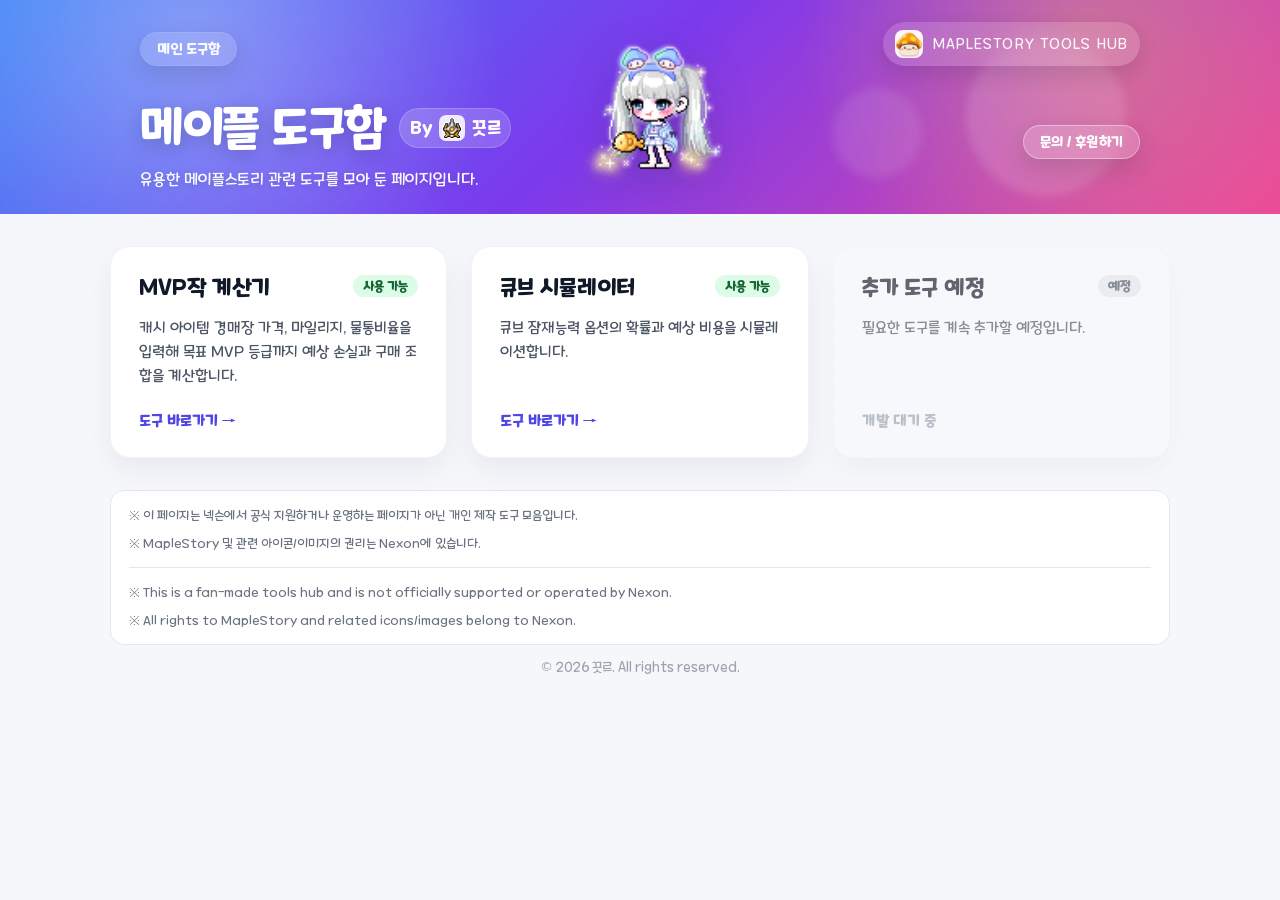
<file: index.html>
<!DOCTYPE html>
<html lang="ko">

<head>
  <meta charset="UTF-8" />
  <meta name="viewport" content="width=device-width, initial-scale=1.0" />
  <title>메이플 도구함</title>
  <link rel="icon" type="image/jpeg" href="assets/favicon/favicon.jpg" />
  <link rel="stylesheet" href="css/styles.css" />
</head>

<body>
  <header class="hero">
    <div class="hero-bg-orb orb-one"></div>
    <div class="hero-bg-orb orb-two"></div>

    <div class="hero-content">
      <div class="hero-top-row">
        <div class="hero-nav-pill">메인 도구함</div>

        <div class="eyebrow brand-line">
          <img src="assets/brand/maple_logo.jpg" alt="MapleStory logo" class="brand-icon" />
          <span>MapleStory Tools Hub</span>
        </div>
      </div>

      <div class="hero-main-row">
        <div class="hero-text-block">
          <div class="hero-title-row">
            <h1>메이플 도구함</h1>
            <span class="creator">
              By
              <img src="assets/brand/elysium.png" alt="Elysium server icon" class="server-icon" />
              끗르
            </span>
          </div>

          <p class="subtitle">
            유용한 메이플스토리 관련 도구를 모아 둔 페이지입니다.
          </p>
        </div>

        <img src="assets/brand/character-cropped.png" alt="끗르 캐릭터" class="hero-character" />

        <div class="hero-side-block">
          <div class="support-menu-wrap">
            <button id="supportMenuBtn" class="support-button" type="button" aria-expanded="false"
              aria-controls="supportMenu">
              문의 / 후원하기
            </button>

            <!-- Replace these support links with the real Open KakaoTalk and PayPal URLs. -->
            <div id="supportMenu" class="support-menu" hidden>
              <a href="https://open.kakao.com/o/ssNHeD5d" target="_blank" rel="noopener noreferrer">오픈카톡</a>
              <a href="https://paypal.me/daey1" target="_blank" rel="noopener noreferrer">PayPal</a>
            </div>
          </div>
        </div>
      </div>
    </div>
  </header>

  <main class="container">
    <div class="hub-grid">
      <!-- Card 1: MVP작 계산기 -->
      <a href="mvp-calculator.html" class="hub-card">
        <div>
          <div class="hub-card-header">
            <h2 class="hub-card-title">MVP작 계산기</h2>
            <span class="hub-card-badge badge-active">사용 가능</span>
          </div>
          <p class="hub-card-desc">
            캐시 아이템 경매장 가격, 마일리지, 물통비율을 입력해 목표 MVP 등급까지 예상 손실과 구매 조합을 계산합니다.
          </p>
        </div>
        <div class="hub-card-footer">
          도구 바로가기 →
        </div>
      </a>

      <!-- Card 2: 큐브 시뮬레이터 -->
      <a href="cube-simulator.html" class="hub-card">
        <div>
          <div class="hub-card-header">
            <h2 class="hub-card-title">큐브 시뮬레이터</h2>
            <span class="hub-card-badge badge-active">사용 가능</span>
          </div>
          <p class="hub-card-desc">
            큐브 잠재능력 옵션의 확률과 예상 비용을 시뮬레이션합니다.
          </p>
        </div>
        <div class="hub-card-footer">
          도구 바로가기 →
        </div>
      </a>

      <!-- Card 3: 추가 도구 예정 -->
      <div class="hub-card disabled">
        <div>
          <div class="hub-card-header">
            <h2 class="hub-card-title">추가 도구 예정</h2>
            <span class="hub-card-badge badge-placeholder">예정</span>
          </div>
          <p class="hub-card-desc">
            필요한 도구를 계속 추가할 예정입니다.
          </p>
        </div>
        <div class="hub-card-footer">
          개발 대기 중
        </div>
      </div>
    </div>
  </main>

  <footer class="footer page-footer">
    <div class="footer-notices">
      <div class="footer-notices-ko">
        <p>※ 이 페이지는 넥슨에서 공식 지원하거나 운영하는 페이지가 아닌 개인 제작 도구 모음입니다.</p>
        <p>※ MapleStory 및 관련 아이콘/이미지의 권리는 Nexon에 있습니다.</p>
      </div>

      <hr class="footer-divider" />

      <div class="footer-notices-en">
        <p>※ This is a fan-made tools hub and is not officially supported or operated by Nexon.</p>
        <p>※ All rights to MapleStory and related icons/images belong to Nexon.</p>
      </div>
    </div>

    <div class="footer-copy">
      <p>© 2026 끗르. All rights reserved.</p>
    </div>
  </footer>
  <script>
    document.addEventListener("DOMContentLoaded", () => {
      const supportMenuBtn = document.getElementById("supportMenuBtn");
      const supportMenu = document.getElementById("supportMenu");

      if (supportMenuBtn && supportMenu) {
        const closeMenu = () => {
          supportMenu.hidden = true;
          supportMenuBtn.setAttribute("aria-expanded", "false");
        };

        supportMenuBtn.addEventListener("click", (e) => {
          e.stopPropagation();
          const isHidden = supportMenu.hidden;
          supportMenu.hidden = !isHidden;
          supportMenuBtn.setAttribute("aria-expanded", isHidden ? "true" : "false");
        });

        // Close on clicking outside
        document.addEventListener("click", (e) => {
          if (!supportMenuBtn.contains(e.target) && !supportMenu.contains(e.target)) {
            closeMenu();
          }
        });

        // Close on Escape key
        document.addEventListener("keydown", (e) => {
          if (e.key === "Escape") {
            closeMenu();
          }
        });
      }
    });
  </script>
</body>

</html>
</file>
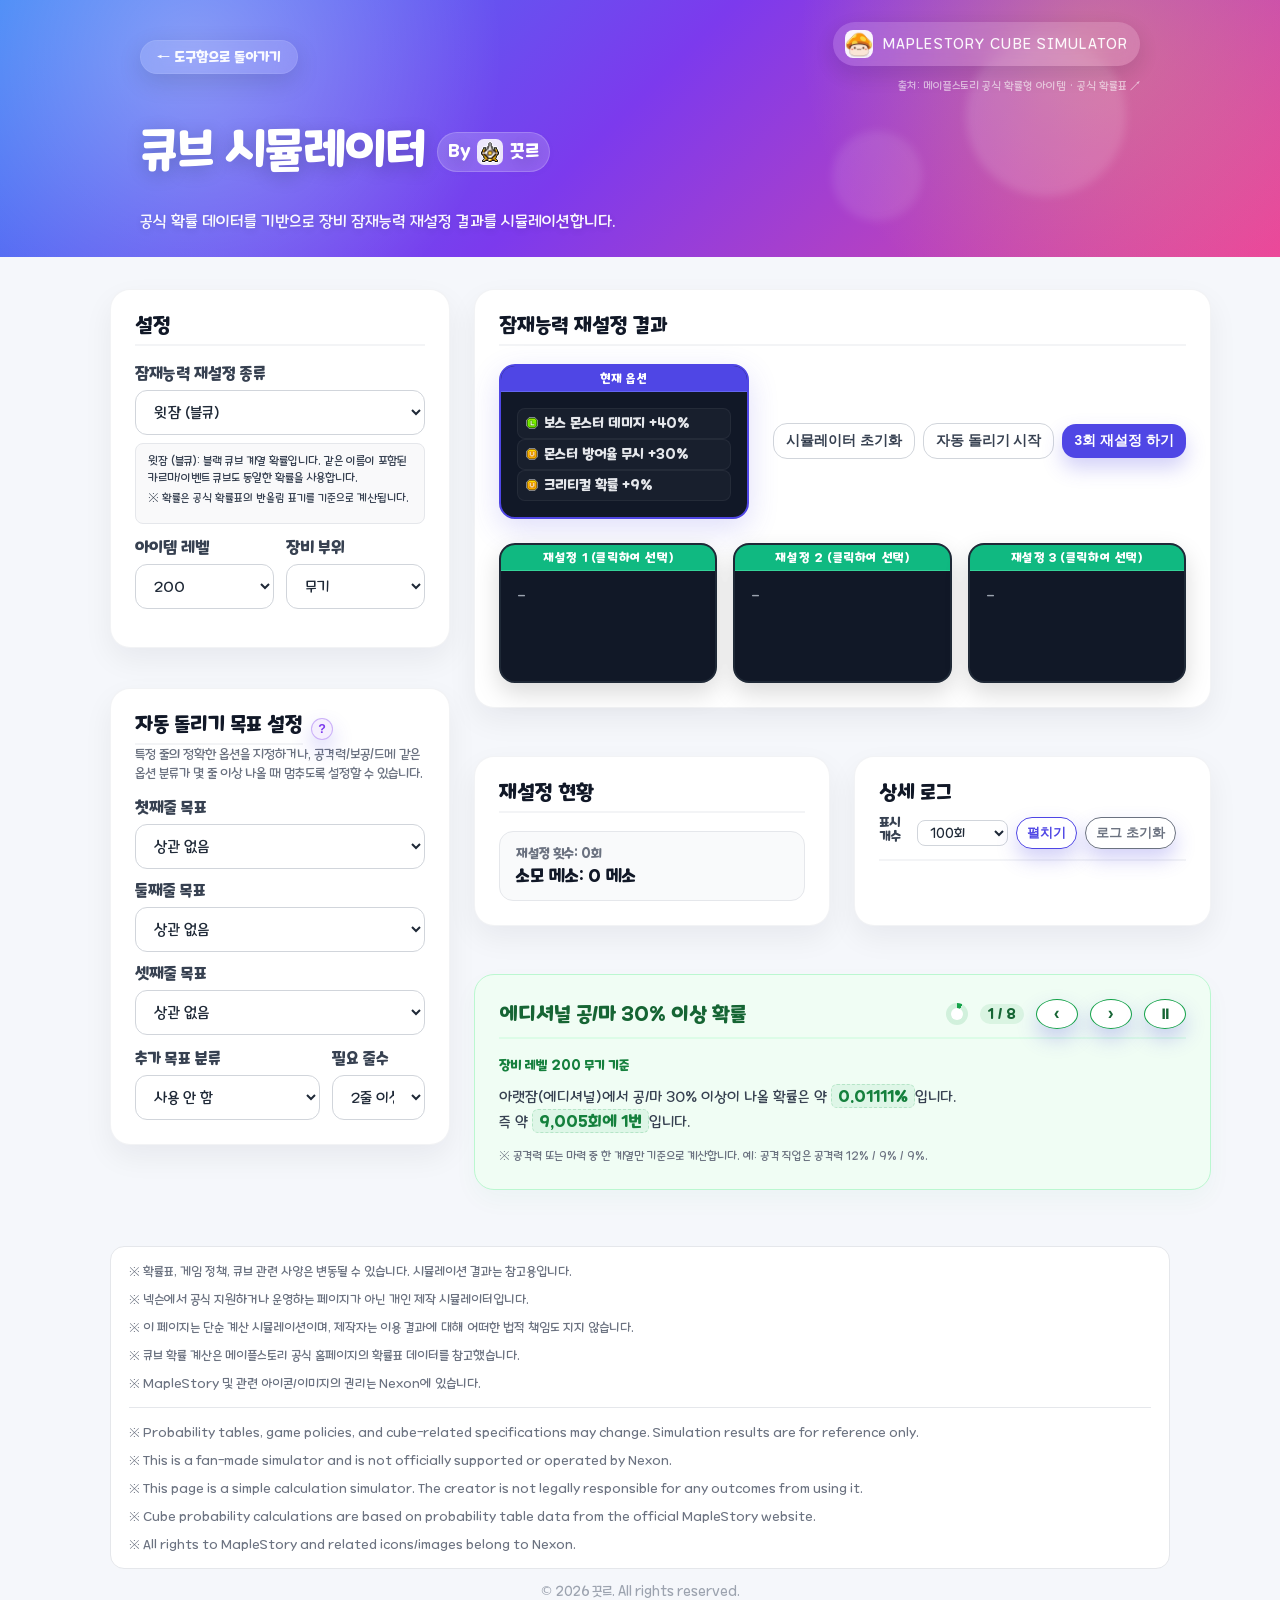
<file: cube-simulator.html>
<!DOCTYPE html>
<html lang="ko">

<head>
  <meta charset="UTF-8" />
  <meta name="viewport" content="width=device-width, initial-scale=1.0" />
  <title>큐브 시뮬레이터</title>
  <link rel="icon" type="image/jpeg" href="assets/favicon/favicon.jpg" />
  <link rel="stylesheet" href="css/styles.css" />
</head>

<body>
  <header class="hero">
    <div class="hero-bg-orb orb-one"></div>
    <div class="hero-bg-orb orb-two"></div>

    <div class="hero-content">
      <div class="hero-top-row">
        <a class="hero-nav-pill back-link" href="index.html">← 도구함으로 돌아가기</a>

        <div style="display: flex; flex-direction: column; align-items: flex-end;">
          <div class="eyebrow brand-line">
            <img src="assets/brand/maple_logo.jpg" alt="MapleStory logo" class="brand-icon" />
            <span>MapleStory Cube Simulator</span>
          </div>
          <a class="hero-source-link" href="https://maplestory.nexon.com/Guide/OtherProbability/cube/black"
            target="_blank" rel="noopener noreferrer">
            출처: 메이플스토리 공식 확률형 아이템 · 공식 확률표 ↗
          </a>
        </div>
      </div>

      <h1>
        큐브 시뮬레이터
        <span class="creator">
          By
          <img src="assets/brand/elysium.png" alt="Elysium server icon" class="server-icon" />
          끗르
        </span>
      </h1>

      <p class="subtitle">
        공식 확률 데이터를 기반으로 장비 잠재능력 재설정 결과를 시뮬레이션합니다.
      </p>
    </div>
  </header>

  <main class="container">
    <!-- 에러 메시지 표시 영역 -->
    <div id="cubeStatusMessage" style="display: none;"></div>

    <div class="cube-layout">
      <!-- 사이드바: 설정 영역 -->
      <div class="cube-control-grid">
        <section class="cube-sim-card">
          <h2>설정</h2>

          <div class="cube-control-row" style="grid-template-columns: 1fr; margin-bottom: 14px;">
            <label>
              <span>잠재능력 재설정 종류</span>
              <select id="cubeTypeSelect" class="select-input">
                <option value="5062010">윗잠 (블큐)</option>
                <option value="2711004">윗잠 (명큐 / 골큐)</option>
                <option value="5062500">아랫잠 (에디셔널)</option>
              </select>
              <div id="cubeHelperText" class="cube-helper-text"></div>
            </label>
          </div>

          <div class="cube-control-row" style="margin-bottom: 14px;">
            <label>
              <span>아이템 레벨</span>
              <select id="itemLevel" class="select-input">
                <option value="100">100</option>
                <option value="120">120</option>
                <option value="130">130</option>
                <option value="140">140</option>
                <option value="150">150</option>
                <option value="160">160</option>
                <option value="200" selected>200</option>
                <option value="250">250</option>
              </select>
            </label>

            <label>
              <span>장비 부위</span>
              <select id="partsType" class="select-input">
                <option value="1">무기</option>
                <option value="2">엠블렘</option>
                <option value="3">보조무기</option>
                <option value="4">포스실드/소울링</option>
                <option value="5">방패</option>
                <option value="6">모자</option>
                <option value="7">상의</option>
                <option value="8">한벌옷</option>
                <option value="9">하의</option>
                <option value="10">신발</option>
                <option value="11">장갑</option>
                <option value="12">망토</option>
                <option value="13">벨트</option>
                <option value="14">어깨장식</option>
                <option value="15">얼굴장식</option>
                <option value="16">눈장식</option>
                <option value="17">귀고리</option>
                <option value="18">반지</option>
                <option value="19">펜던트</option>
                <option value="20">기계심장</option>
              </select>
            </label>
          </div>
        </section>

        <!-- 자동 돌리기 설정 카드 -->
        <section class="cube-sim-card">
          <div class="goal-title-row">
            <h2>자동 돌리기 목표 설정</h2>
            <button id="goalHelpBtn" class="goal-help-button" type="button" aria-label="자동 돌리기 목표 설정 도움말"
              aria-expanded="false">
              ?
            </button>
            <div id="goalHelpPopover" class="goal-help-popover" role="tooltip">
              <div class="goal-help-popover-title">💡 목표 설정 방식 도움말</div>
              <p>
                <strong>정확한 줄 목표</strong>와 <strong>추가 목표 분류</strong>는 <strong>함께</strong> 적용됩니다.<br />
                즉, 설정한 조건을 전부 만족해야 자동 돌리기가 멈춥니다.
              </p>
              <div class="goal-help-example">
                <strong>예시 1) 공12 / 공12 / 공12 만 원할 때</strong>
                <ul>
                  <li>첫째줄: <span>공격력 +12%</span></li>
                  <li>둘째줄: <span>공격력 +12%</span></li>
                  <li>셋째줄: <span>공격력 +12%</span></li>
                  <li>추가 목표 분류: <span>사용 안 함</span></li>
                </ul>
              </div>
              <div class="goal-help-example">
                <strong>예시 2) 공12 / 공9 / 공9 이상을 원할 때</strong>
                <ul>
                  <li>첫째줄: <span>공격력 +12%</span></li>
                  <li>둘째줄: <span>상관 없음</span></li>
                  <li>셋째줄: <span>상관 없음</span></li>
                  <li>추가 목표 분류: <span>공격력 %</span></li>
                  <li>필요 줄수: <span>3줄</span></li>
                </ul>
              </div>
              <div class="goal-help-popover-note">
                즉, 공30% 이상을 원한다면 “첫째줄 공12 + 공격력% 3줄”로 설정하세요.
              </div>
            </div>
          </div>
          <p style="color: #6b7280; font-size: 13px; margin: -8px 0 16px; line-height: 1.45;">
            특정 줄의 정확한 옵션을 지정하거나, 공격력/보공/드메 같은 옵션 분류가 몇 줄 이상 나올 때 멈추도록 설정할 수 있습니다.
          </p>

          <div class="cube-control-row goal-line-grid" style="margin-bottom: 14px;">
            <label>
              <span>첫째줄 목표</span>
              <select id="goalLine1" class="select-input">
                <option value="">상관 없음</option>
              </select>
            </label>
            <label>
              <span>둘째줄 목표</span>
              <select id="goalLine2" class="select-input">
                <option value="">상관 없음</option>
              </select>
            </label>
            <label>
              <span>셋째줄 목표</span>
              <select id="goalLine3" class="select-input">
                <option value="">상관 없음</option>
              </select>
            </label>
          </div>

          <div class="cube-control-row goal-category-grid">
            <label>
              <span>추가 목표 분류</span>
              <select id="goalCategory" class="select-input">
                <option value="">사용 안 함</option>
                <option value="attackPercent">공격력 %</option>
                <option value="magicPercent">마력 %</option>
                <option value="bossDamage">보스 데미지</option>
                <option value="ignoreDefense">방어율 무시</option>
                <option value="critDamage">크리티컬 데미지</option>
                <option value="cooldownReduction">쿨타임 감소</option>
                <option value="itemDrop">아이템 드롭률</option>
                <option value="mesoAcquisition">메소 획득량</option>
                <option value="strPercent">STR %</option>
                <option value="dexPercent">DEX %</option>
                <option value="intPercent">INT %</option>
                <option value="lukPercent">LUK %</option>
                <option value="allStatPercent">올스탯 %</option>
              </select>
            </label>

            <label>
              <span>필요 줄수</span>
              <select id="goalCategoryCount" class="select-input">
                <option value="1">1줄 이상</option>
                <option value="2" selected>2줄 이상</option>
                <option value="3">3줄</option>
              </select>
            </label>
          </div>
        </section>
      </div>

      <!-- 메인 화면: 옵션 결과 및 통계 -->
      <div class="cube-control-grid" style="gap: 24px;">
        <section class="cube-sim-card">
          <h2>잠재능력 재설정 결과</h2>

          <!-- Top Row: Current Option and action buttons -->
          <div class="cube-result-header-row">
            <!-- 현재 옵션 -->
            <div class="cube-option-box current cube-current-option-card" id="box-current">
              <div class="cube-option-title">현재 옵션</div>
              <div class="cube-option-inner">
                <div id="lines-current"></div>
              </div>
            </div>

            <!-- 액션 버튼들 -->
            <div class="cube-action-row">
              <button class="btn secondary" id="resetBtn">시뮬레이터 초기화</button>
              <button class="btn secondary" id="autoRollBtn">자동 돌리기 시작</button>
              <button class="btn" id="rollBtn">3회 재설정 하기</button>
            </div>
          </div>

          <!-- Bottom Row: Candidate resets -->
          <div class="cube-candidate-grid">
            <!-- 후보 1 -->
            <div class="cube-option-box candidate cube-candidate-card" id="box-roll1" data-choice="1">
              <div class="cube-option-title">재설정 1 (클릭하여 선택)</div>
              <div class="cube-option-inner">
                <div id="lines-roll1"></div>
              </div>
            </div>

            <!-- 후보 2 -->
            <div class="cube-option-box candidate cube-candidate-card" id="box-roll2" data-choice="2">
              <div class="cube-option-title">재설정 2 (클릭하여 선택)</div>
              <div class="cube-option-inner">
                <div id="lines-roll2"></div>
              </div>
            </div>

            <!-- 후보 3 -->
            <div class="cube-option-box candidate cube-candidate-card" id="box-roll3" data-choice="3">
              <div class="cube-option-title">재설정 3 (클릭하여 선택)</div>
              <div class="cube-option-inner">
                <div id="lines-roll3"></div>
              </div>
            </div>
          </div>
        </section>

        <!-- 통계 및 로그 -->
        <div class="cube-status-log-grid">
          <!-- 재설정 현황 -->
          <section class="cube-sim-card" style="margin-bottom: 0; height: 100%;">
            <h2>재설정 현황</h2>
            <div class="cube-stats-grid">
              <div class="cube-stat-box">
                <div class="cube-stat-label" id="rollCountTag">재설정 횟수: 0회</div>
                <div class="cube-stat-value" id="mesoTag">소모 메소: 0 메소</div>
                <div id="azmosTag"
                  style="display: none; color: #6b7280; font-size: 13px; margin-top: 8px; font-weight: 700;">아즈모스 협곡
                  1만점: 0주 분량</div>
              </div>
            </div>

            <div id="cubeStatusMsg" class="cube-status-message" style="display: none;"></div>
          </section>

          <!-- 상세 로그 -->
          <section class="cube-sim-card" style="margin-bottom: 0; height: 100%;">
            <div class="cube-log-header">
              <h2 class="cube-log-title">상세 로그</h2>
              <div class="cube-log-controls">
                <label class="log-limit-control">
                  <span>표시 개수</span>
                  <select id="logLimitSelect" class="select-input compact-select">
                    <option value="10">10회</option>
                    <option value="50">50회</option>
                    <option value="100" selected>100회</option>
                    <option value="200">200회</option>
                  </select>
                </label>
                <button class="log-toggle-button" id="toggleLogBtn">펼치기</button>
                <button class="log-clear-button" id="clearLogBtn">로그 초기화</button>
              </div>
            </div>
            <div class="cube-log" id="log" style="display: none;"></div>
          </section>
        </div>

        <!-- 리빙 포인트 정보 카드 -->
        <section class="cube-sim-card living-tip-card" id="livingTipCard" style="margin-top: 24px;">
          <div class="living-tip-header">
            <h2 class="living-tip-title" id="livingTipTitle">리빙 포인트</h2>
            <div class="living-tip-controls">
              <div class="living-tip-progress" id="tipProgressCircle" aria-label="다음 팁까지 남은 시간">
                <span class="living-tip-progress-dot"></span>
              </div>
              <span class="living-tip-index" id="tipIndexLabel">1 / 8</span>
              <button class="living-tip-nav-button" id="tipPrevBtn" type="button" title="이전 팁">‹</button>
              <button class="living-tip-nav-button" id="tipNextBtn" type="button" title="다음 팁">›</button>
              <button class="living-tip-pause-button" id="tipPauseBtn" type="button" title="자동 재생 일시정지"
                aria-label="자동 재생 일시정지">⏸</button>
            </div>
          </div>
          <div class="living-tip-body" id="livingTipBody">
            확률 데이터를 불러오는 중입니다...
          </div>
        </section>

      </div>
    </div>
  </main>

  <footer class="footer page-footer">
    <div class="footer-notices">
      <div class="footer-notices-ko">
        <p>※ 확률표, 게임 정책, 큐브 관련 사양은 변동될 수 있습니다. 시뮬레이션 결과는 참고용입니다.</p>
        <p>※ 넥슨에서 공식 지원하거나 운영하는 페이지가 아닌 개인 제작 시뮬레이터입니다.</p>
        <p>※ 이 페이지는 단순 계산 시뮬레이션이며, 제작자는 이용 결과에 대해 어떠한 법적 책임도 지지 않습니다.</p>
        <p>※ 큐브 확률 계산은 메이플스토리 공식 홈페이지의 확률표 데이터를 참고했습니다.</p>
        <p>※ MapleStory 및 관련 아이콘/이미지의 권리는 Nexon에 있습니다.</p>
      </div>

      <hr class="footer-divider" />

      <div class="footer-notices-en">
        <p>※ Probability tables, game policies, and cube-related specifications may change. Simulation results are for reference only.</p>
        <p>※ This is a fan-made simulator and is not officially supported or operated by Nexon.</p>
        <p>※ This page is a simple calculation simulator. The creator is not legally responsible for any outcomes from using it.</p>
        <p>※ Cube probability calculations are based on probability table data from the official MapleStory website.</p>
        <p>※ All rights to MapleStory and related icons/images belong to Nexon.</p>
      </div>
    </div>

    <div class="footer-copy">
      <p>© 2026 끗르. All rights reserved.</p>
    </div>
  </footer>

  <!-- 스크립트 임포트 순서 -->
  <script src="js/cube-simulator/cubeData.js" defer></script>
  <script src="js/cube-simulator/cubeRoller.js" defer></script>
  <script src="js/cube-simulator/cubeGoals.js" defer></script>
  <script src="js/cube-simulator/autoRoll.js" defer></script>
  <script src="js/cube-simulator/cubeTips.js" defer></script>
  <script src="js/cube-simulator/cubeSimulator.js" defer></script>
</body>

</html>
</file>
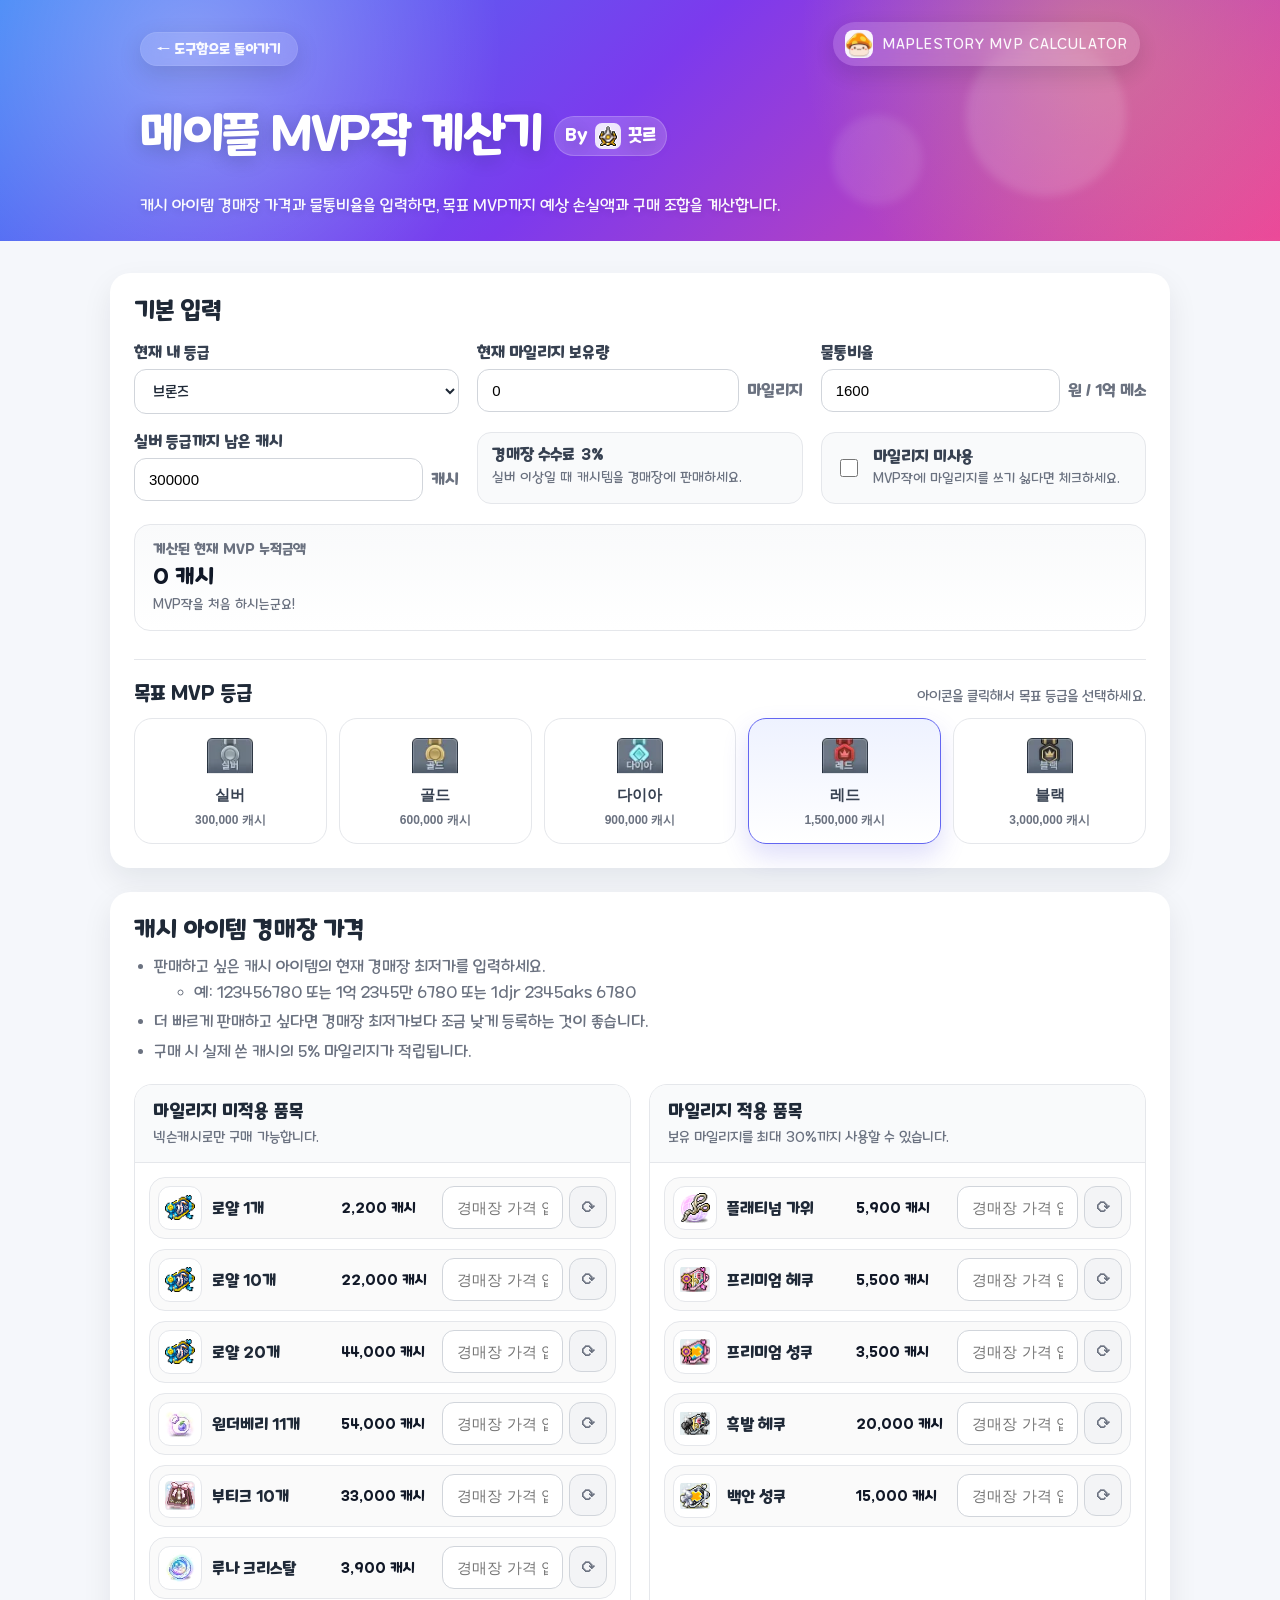
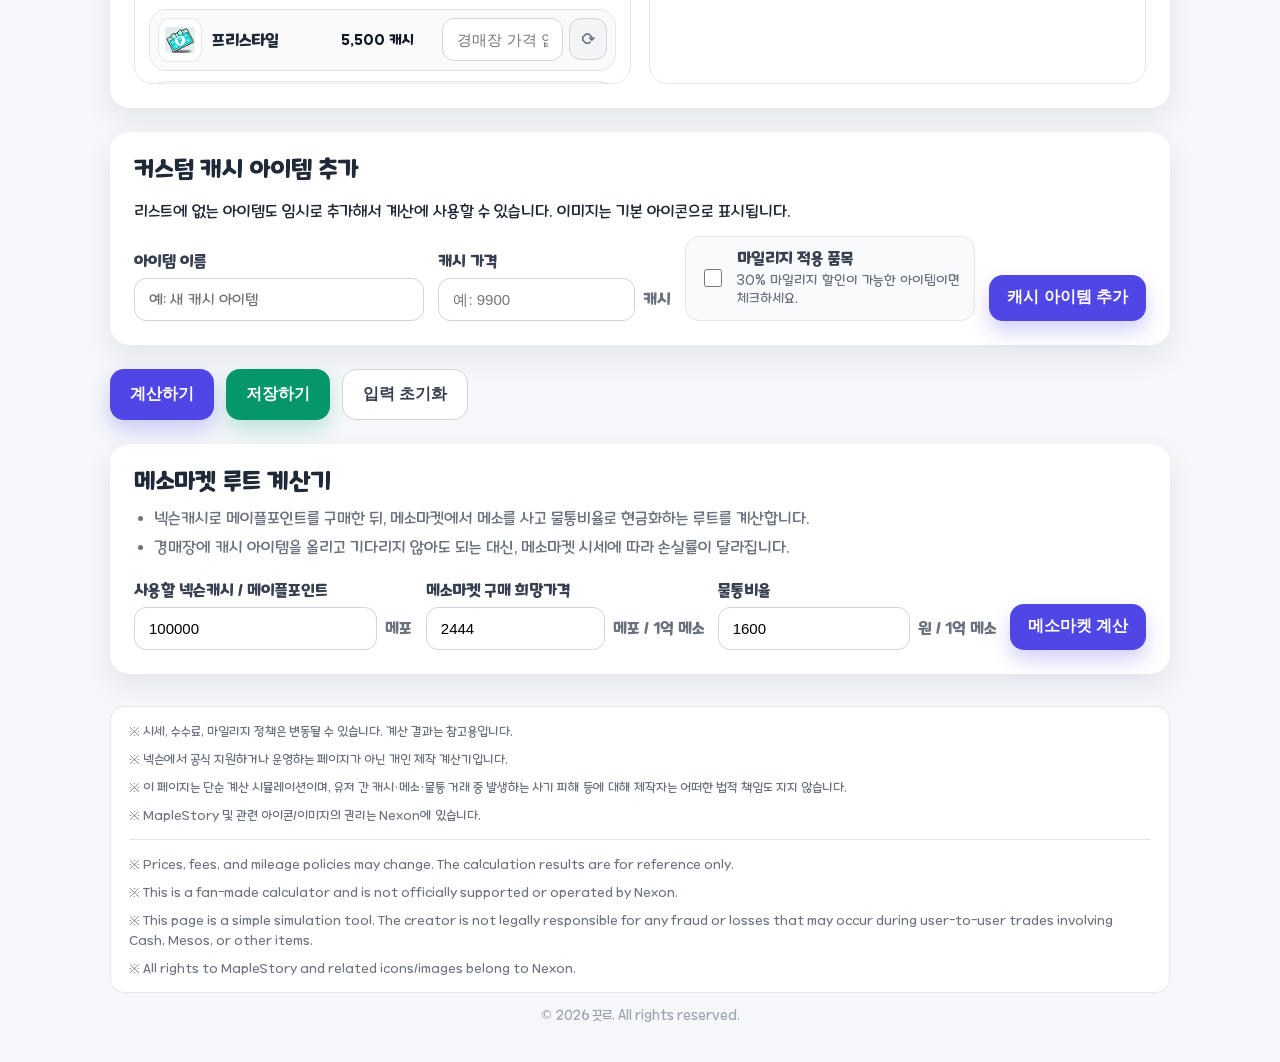
<file: mvp-calculator.html>
<!DOCTYPE html>
<html lang="ko">

<head>
  <meta charset="UTF-8" />
  <meta name="viewport" content="width=device-width, initial-scale=1.0" />
  <title>메이플 MVP작 계산기</title>
  <link rel="icon" type="image/jpeg" href="assets/favicon/favicon.jpg" />
  <link rel="stylesheet" href="css/styles.css" />
  <script src="js/mvp-calculator/cashItems.js" defer></script>
  <script src="js/mvp-calculator/app.js" defer></script>
  <script src="js/mvp-calculator/mesoMarket.js" defer></script>
</head>

<body>
  <header class="hero">
    <div class="hero-bg-orb orb-one"></div>
    <div class="hero-bg-orb orb-two"></div>

    <div class="hero-content">
      <div class="hero-top-row">
        <a class="hero-nav-pill back-link" href="index.html">← 도구함으로 돌아가기</a>

        <div class="eyebrow brand-line">
          <img src="assets/brand/maple_logo.jpg" alt="MapleStory logo" class="brand-icon" />
          <span>MapleStory MVP Calculator</span>
        </div>
      </div>

      <h1>
        메이플 MVP작 계산기
        <span class="creator">
          By
          <img src="assets/brand/elysium.png" alt="Elysium server icon" class="server-icon" />
          끗르
        </span>
      </h1>

      <p class="subtitle">
        캐시 아이템 경매장 가격과 물통비율을 입력하면, 목표 MVP까지 예상 손실액과 구매 조합을 계산합니다.
      </p>
    </div>
  </header>

  <main class="container">
    <section class="card">
      <h2>기본 입력</h2>

      <div class="input-grid">
        <label>
          <span>현재 내 등급</span>
          <select id="currentTier" class="select-input">
            <option value="bronze">브론즈</option>
            <option value="silver">실버</option>
            <option value="gold">골드</option>
            <option value="diamond">다이아</option>
            <option value="red">레드</option>
            <option value="black">블랙</option>
          </select>
        </label>

        <label>
          <span>현재 마일리지 보유량</span>
          <div class="input-with-unit">
            <input id="currentMileage" type="number" min="0" value="0" />
            <span>마일리지</span>
          </div>
        </label>

        <label>
          <span>물통비율</span>
          <div class="input-with-unit">
            <input id="waterRate" type="number" min="0" value="1600" />
            <span>원 / 1억 메소</span>
          </div>
        </label>

        <label>
          <span id="remainingToNextLabel">다음 등급까지 남은 캐시</span>
          <div class="input-with-unit">
            <input id="remainingToNext" type="number" min="0" value="300000" />
            <span>캐시</span>
          </div>
        </label>

        <div class="fee-display">
          <div class="inline-title">
            <span>경매장 수수료</span>
            <strong>3%</strong>
          </div>
          <small>실버 이상일 때 캐시템을 경매장에 판매하세요.</small>
        </div>

        <label class="checkbox-row">
          <input id="disableMileage" type="checkbox" />
          <div>
            <span>마일리지 미사용</span>
            <small>MVP작에 마일리지를 쓰기 싫다면 체크하세요.</small>
          </div>
        </label>
      </div>

      <div class="computed-mvp-box">
        <span>계산된 현재 MVP 누적금액</span>
        <strong id="computedCurrentMvp">0 캐시</strong>
        <small id="computedCurrentMvpNote">현재 등급과 다음 등급까지 남은 캐시를 기준으로 자동 계산됩니다.</small>
      </div>

      <div class="mvp-target-area">
        <div class="mvp-target-header">
          <h3>목표 MVP 등급</h3>
          <p>아이콘을 클릭해서 목표 등급을 선택하세요.</p>
        </div>

        <input id="selectedTargetMvp" type="hidden" value="1500000" />
        <div id="mvpTierList" class="mvp-tier-list"></div>
      </div>
    </section>

    <section class="card">
      <div class="section-header">
        <div>
          <h2>캐시 아이템 경매장 가격</h2>
          <ul class="section-help">
            <li>판매하고 싶은 캐시 아이템의 현재 경매장 최저가를 입력하세요.
              <ul>
                <li>예: 123456780 또는 1억 2345만 6780 또는 1djr 2345aks 6780</li>
              </ul>
            </li>
            <li>더 빠르게 판매하고 싶다면 경매장 최저가보다 조금 낮게 등록하는 것이 좋습니다.</li>
            <li>구매 시 실제 쓴 캐시의 5% 마일리지가 적립됩니다.</li>
          </ul>
        </div>
      </div>

      <div id="itemList" class="item-list"></div>
    </section>

    <section class="card custom-item-card">
      <div class="section-header">
        <div>
          <h2>커스텀 캐시 아이템 추가</h2>
          <p>리스트에 없는 아이템도 임시로 추가해서 계산에 사용할 수 있습니다. 이미지는 기본 아이콘으로 표시됩니다.</p>
        </div>
      </div>

      <div class="custom-item-grid">
        <label>
          <span>아이템 이름</span>
          <input id="customItemName" class="text-input" type="text" placeholder="예: 새 캐시 아이템" />
        </label>

        <label>
          <span>캐시 가격</span>
          <div class="input-with-unit">
            <input id="customItemCashPrice" type="number" min="0" placeholder="예: 9900" />
            <span>캐시</span>
          </div>
        </label>

        <label class="checkbox-row compact-checkbox">
          <input id="customItemMileage" type="checkbox" />
          <div>
            <span>마일리지 적용 품목</span>
            <small>30% 마일리지 할인이 가능한 아이템이면 체크하세요.</small>
          </div>
        </label>

        <button id="addCustomItemBtn" type="button" class="add-item-button">
          캐시 아이템 추가
        </button>
      </div>
    </section>

    <section class="actions">
      <button id="calculateBtn">계산하기</button>
      <button id="saveStateBtn" class="save-button" type="button">저장하기</button>
      <button id="resetBtn" class="secondary">입력 초기화</button>
    </section>

    <section id="resultSection" class="card result-card hidden">
      <h2 id="resultTitle">계산 결과</h2>

      <div id="summaryGrid" class="summary-grid"></div>

      <h3>추천 구매 조합</h3>

      <div class="strategy-select-row">
        <label for="strategySelect">계산 방식</label>
        <select id="strategySelect" class="select-input">
          <option value="profit">[1] 이익우선 - 예상 손실 최소화</option>
          <option value="speed">[2] 시간우선 - 판매 개수 최소화</option>
        </select>
      </div>

      <p id="strategyDescription" class="strategy-description">
        예상 손실을 최소화하는 구매 조합입니다. 다만 같은 아이템을 여러 개 팔아야 해서 시간이 오래 걸릴 수 있습니다.
      </p>

      <div class="table-wrap">
        <table>
          <thead>
            <tr>
              <th>아이템</th>
              <th>개수</th>
              <th>총 캐시 사용</th>
              <th>총 마일리지 사용</th>
              <th>총 회수 현금</th>
              <th>예상 손실</th>
            </tr>
          </thead>
          <tbody id="planTableBody"></tbody>
        </table>
      </div>

      <!-- 계산 결과 -->
      <div id="resultNote" class="note"></div>

      <!-- 요약 -->
      <div id="strategySummarySentence" class="strategy-summary-sentence"></div>
    </section>


    <section class="card meso-market-card">
      <div class="section-header">
        <div>
          <h2>메소마켓 루트 계산기</h2>
          <ul class="section-help">
            <li>넥슨캐시로 메이플포인트를 구매한 뒤, 메소마켓에서 메소를 사고 물통비율로 현금화하는 루트를 계산합니다.</li>
            <li>경매장에 캐시 아이템을 올리고 기다리지 않아도 되는 대신, 메소마켓 시세에 따라 손실률이 달라집니다.</li>
          </ul>
        </div>
      </div>

      <div class="meso-market-grid">
        <label>
          <span>사용할 넥슨캐시 / 메이플포인트</span>
          <div class="input-with-unit">
            <input id="mmPointBudget" type="text" inputmode="text" lang="ko" autocomplete="off" autocorrect="off"
              autocapitalize="off" spellcheck="false" value="100000" />
            <span>메포</span>
          </div>
        </label>

        <label>
          <span>메소마켓 구매 희망가격</span>
          <div class="input-with-unit">
            <input id="mmMarketRate" type="number" min="0" value="2444" />
            <span>메포 / 1억 메소</span>
          </div>
        </label>

        <label>
          <span>물통비율</span>
          <div class="input-with-unit">
            <input id="mmWaterRate" type="number" min="0" value="1600" />
            <span>원 / 1억 메소</span>
          </div>
        </label>

        <button id="mmCalculateBtn" type="button" class="add-item-button">
          메소마켓 계산
        </button>
      </div>

      <div id="mmResultSection" class="meso-market-result hidden">
        <div id="mmSummaryGrid" class="summary-grid"></div>

        <div id="mmSummarySentence" class="strategy-summary-sentence"></div>
      </div>
    </section>

  </main>

  <footer class="footer page-footer">
    <div class="footer-notices">
      <div class="footer-notices-ko">
        <p>※ 시세, 수수료, 마일리지 정책은 변동될 수 있습니다. 계산 결과는 참고용입니다.</p>
        <p>※ 넥슨에서 공식 지원하거나 운영하는 페이지가 아닌 개인 제작 계산기입니다.</p>
        <p>※ 이 페이지는 단순 계산 시뮬레이션이며, 유저 간 캐시·메소·물통 거래 중 발생하는 사기 피해 등에 대해 제작자는 어떠한 법적 책임도 지지 않습니다.</p>
        <p>※ MapleStory 및 관련 아이콘/이미지의 권리는 Nexon에 있습니다.</p>
      </div>

      <hr class="footer-divider" />

      <div class="footer-notices-en">
        <p>※ Prices, fees, and mileage policies may change. The calculation results are for reference only.</p>
        <p>※ This is a fan-made calculator and is not officially supported or operated by Nexon.</p>
        <p>※ This page is a simple simulation tool. The creator is not legally responsible for any fraud or losses that
          may occur during user-to-user trades involving Cash, Mesos, or other items.</p>
        <p>※ All rights to MapleStory and related icons/images belong to Nexon.</p>
      </div>
    </div>

    <div class="footer-copy">
      <p>© 2026 끗르. All rights reserved.</p>
    </div>
  </footer>

</body>

</html>
</file>
<file: css/styles.css>
@font-face {
  font-family: "Maplestory";
  src: url("../assets/fonts/Maplestory_Light.ttf") format("truetype");
  font-weight: 400;
  font-style: normal;
  font-display: swap;
}

@font-face {
  font-family: "Maplestory";
  src: url("../assets/fonts/Maplestory_Bold.ttf") format("truetype");
  font-weight: 700;
  font-style: normal;
  font-display: swap;
}

* {
  box-sizing: border-box;
}

html {
  overflow-x: hidden;
}

body {
  margin: 0;
  overflow-x: hidden;
  width: 100%;
  font-family: "Maplestory", system-ui, -apple-system, BlinkMacSystemFont, "Segoe UI", sans-serif;
  background: #f5f7fb;
  color: #1f2937;
}

h1,
h2,
h3,
button,
.item-name,
.cash-price,
.summary-value,
label span {
  font-weight: 700;
}

.subtitle,
.note,
.footer,
.item-meta {
  font-weight: 400;
}

/* --- Hero Section 시작 --- */
.hero {
  position: relative;
  overflow: hidden;
  background:
    radial-gradient(circle at 15% 20%, rgba(255, 255, 255, 0.32), transparent 28%),
    radial-gradient(circle at 85% 15%, rgba(252, 211, 77, 0.32), transparent 26%),
    linear-gradient(135deg, #3b82f6 0%, #7c3aed 48%, #ec4899 100%);
  color: white;
  padding: 22px 20px;
}

.hero::after {
  content: "";
  position: absolute;
  inset: auto -80px -110px -80px;
  height: 60px;
  background: rgba(255, 255, 255, 0.13);
  filter: blur(10px);
  transform: rotate(-3deg);
}

.hero-content {
  position: relative;
  z-index: 2;
  max-width: 1000px;
  margin: 0 auto;
}

.hero-bg-orb {
  position: absolute;
  border-radius: 999px;
  filter: blur(4px);
  opacity: 0.8;
  pointer-events: none;
}

.orb-one {
  width: 160px;
  height: 160px;
  right: 12%;
  top: 36px;
  background: rgba(255, 255, 255, 0.16);
}

.orb-two {
  width: 90px;
  height: 90px;
  right: 28%;
  bottom: 36px;
  background: rgba(255, 255, 255, 0.12);
}

.eyebrow {
  margin: 0 0 10px;
  font-size: 14px;
  opacity: 0.95;
  letter-spacing: 0.08em;
  text-transform: uppercase;
}

.brand-line {
  display: inline-flex;
  align-items: center;
  gap: 10px;
  padding: 8px 12px;
  border-radius: 999px;
  background: rgba(255, 255, 255, 0.16);
  backdrop-filter: blur(10px);
  box-shadow: 0 8px 24px rgba(15, 23, 42, 0.14);
}

.brand-icon {
  width: 28px;
  height: 28px;
  object-fit: cover;
  border-radius: 8px;
  background: white;
}

.hero-title-row {
  display: flex;
  align-items: center;
  gap: 14px;
  flex-wrap: wrap;
  margin: 10px 0 0;
}

.hero-title-row h1 {
  margin: 0;
}

h1 {
  font-size: clamp(30px, 4.5vw, 48px);
  line-height: 1.1;
  letter-spacing: -0.03em;
  text-shadow: 0 4px 18px rgba(15, 23, 42, 0.22);
}

.creator {
  display: inline-flex;
  align-items: center;
  gap: 7px;
  margin: 0;
  padding: 7px 11px;
  border-radius: 999px;
  font-size: clamp(14px, 2vw, 18px);
  font-weight: 800;
  letter-spacing: -0.02em;
  vertical-align: middle;
  background: rgba(255, 255, 255, 0.18);
  box-shadow: inset 0 0 0 1px rgba(255, 255, 255, 0.18);
}

.server-icon {
  width: 26px;
  height: 26px;
  object-fit: contain;
  border-radius: 7px;
  background: rgba(255, 255, 255, 0.85);
  padding: 2px;
}

.subtitle {
  max-width: 760px;
  margin: 12px 0 0;
  font-size: 16px;
  line-height: 1.6;
  opacity: 0.96;
  text-shadow: 0 2px 10px rgba(15, 23, 42, 0.16);
}

/* --- Hero Section 끝 --- */

.container {
  max-width: 1100px;
  margin: 32px auto;
  padding: 0 20px;
}

.card {
  background: white;
  border-radius: 20px;
  padding: 24px;
  margin-bottom: 24px;
  box-shadow: 0 12px 30px rgba(15, 23, 42, 0.08);
}

.card h2 {
  margin: 0 0 20px;
  font-size: 24px;
}

.card h3 {
  margin-top: 28px;
}

.input-grid {
  display: grid;
  grid-template-columns: repeat(3, minmax(0, 1fr));
  gap: 18px;
}

label span {
  display: block;
  margin-bottom: 8px;
  color: #374151;
}

.input-with-unit {
  display: flex;
  align-items: center;
  gap: 8px;
}

.input-with-unit input,
.auction-input {
  width: 100%;
  padding: 12px 14px;
  border: 1px solid #d1d5db;
  border-radius: 12px;
  font-size: 15px;
  outline: none;
}

.input-with-unit input:focus,
.auction-input:focus {
  border-color: #6366f1;
  box-shadow: 0 0 0 3px rgba(99, 102, 241, 0.15);
}

.input-with-unit span {
  white-space: nowrap;
  margin: 0;
  font-weight: 600;
  color: #6b7280;
}

/* --- 입력 관련 CSS --- */
.select-input {
  width: 100%;
  padding: 12px 14px;
  border: 1px solid #d1d5db;
  border-radius: 12px;
  font-size: 15px;
  outline: none;
  background: white;
  color: #1f2937;
  font-family: inherit;
}

.select-input:focus {
  border-color: #6366f1;
  box-shadow: 0 0 0 3px rgba(99, 102, 241, 0.15);
}

.computed-mvp-box {
  margin-top: 20px;
  padding: 16px 18px;
  border: 1px solid #e5e7eb;
  border-radius: 16px;
  background: linear-gradient(180deg, #f9fafb, #ffffff);
}

.computed-mvp-box span {
  display: block;
  margin-bottom: 7px;
  color: #6b7280;
  font-size: 14px;
  font-weight: 700;
}

.computed-mvp-box strong {
  display: block;
  margin-bottom: 6px;
  color: #111827;
  font-size: 22px;
  font-weight: 700;
}

.computed-mvp-box small {
  display: block;
  color: #6b7280;
  line-height: 1.45;
}

/* --- 끝 --- */

.section-header {
  display: flex;
  justify-content: space-between;
  gap: 16px;
  align-items: flex-start;
}

.section-help {
  margin: -8px 0 20px;
  padding-left: 20px;
  color: #6b7280;
  line-height: 1.6;
}

.section-help li {
  margin-bottom: 4px;
}

.item-list {
  display: grid;
  gap: 12px;
}

.item-row {
  display: grid;
  grid-template-columns: 56px minmax(160px, 1fr) minmax(72px, 110px) minmax(120px, 0.8fr);
  gap: 14px;
  align-items: center;
  padding: 14px;
  border: 1px solid #e5e7eb;
  border-radius: 16px;
  background: #fafafa;
  min-width: 0;
}

.item-icon {
  width: 48px;
  height: 48px;
  object-fit: contain;
  background: white;
  border-radius: 12px;
  border: 1px solid #e5e7eb;
  padding: 6px;
}

.item-info {
  min-width: 0;
}

.item-name {
  font-weight: 800;
  min-width: 0;
  white-space: nowrap;
  overflow: hidden;
  text-overflow: ellipsis;
  word-break: keep-all;
}

.cash-price {
  font-weight: 800;
  color: #111827;
  white-space: nowrap;
  overflow: hidden;
  text-overflow: ellipsis;
  min-width: 0;
  font-size: 14px;
}

.auction-input {
  min-width: 0;
}

.auction-container {
  display: flex;
  gap: 6px;
  min-width: 0;
}

.auction-container .auction-input {
  flex: 1;
  min-width: 0;
}

.btn-reset-auction {
  width: 38px;
  min-width: 38px;
  height: 42px;
  padding: 0;
  border-radius: 12px;
  background: #f3f4f6;
  color: #6b7280;
  border: 1px solid #d1d5db;
  box-shadow: none;
  font-size: 16px;
}

.btn-reset-auction:hover {
  background: #e5e7eb;
  transform: none;
}

/* --- Item Groups 스타일 시작 --- */
.item-groups {
  display: grid;
  grid-template-columns: 1fr 1fr;
  gap: 18px;
}

.item-group {
  border: 1px solid #e5e7eb;
  border-radius: 18px;
  background: #ffffff;
  overflow: hidden;
}

.item-group-header {
  padding: 16px 18px 14px;
  background: #f9fafb;
  border-bottom: 1px solid #e5e7eb;
}

.item-group-header h3 {
  margin: 0;
  font-size: 18px;
}

.item-group-header p {
  margin: 6px 0 0;
  color: #6b7280;
  font-size: 14px;
  line-height: 1.45;
}

.grouped-item-list {
  display: grid;
  gap: 10px;
  max-height: 520px;
  overflow-y: auto;
  padding: 14px;
}

.grouped-item-list .item-row {
  grid-template-columns: 48px minmax(120px, 0.75fr) minmax(72px, 95px) minmax(130px, 1fr);
  gap: 6px;
  padding: 8px;
}

.grouped-item-list .item-icon {
  width: 44px;
  height: 44px;
}

.grouped-item-list::-webkit-scrollbar {
  width: 8px;
}

.grouped-item-list::-webkit-scrollbar-track {
  background: #f3f4f6;
  border-radius: 999px;
}

.grouped-item-list::-webkit-scrollbar-thumb {
  background: #c7d2fe;
  border-radius: 999px;
}

.grouped-item-list::-webkit-scrollbar-thumb:hover {
  background: #a5b4fc;
}

/* --- Item Groups 스타일 끝 --- */

.item-meta {
  margin-top: 4px;
  color: #6b7280;
  font-size: 14px;
}

.badge {
  display: inline-block;
  margin-left: 6px;
  padding: 3px 8px;
  border-radius: 999px;
  font-size: 12px;
  font-weight: 700;
  background: #ede9fe;
  color: #6d28d9;
}

.actions {
  display: flex;
  gap: 12px;
  margin-bottom: 24px;
}

button {
  border: 0;
  border-radius: 14px;
  padding: 14px 20px;
  font-size: 16px;
  cursor: pointer;
  background: #4f46e5;
  color: white;
  box-shadow: 0 10px 20px rgba(79, 70, 229, 0.25);
}

button:hover {
  transform: translateY(-1px);
}

button.secondary {
  background: white;
  color: #374151;
  border: 1px solid #d1d5db;
  box-shadow: none;
}

.hidden {
  display: none;
}

.summary-grid {
  display: grid;
  grid-template-columns: repeat(4, minmax(0, 1fr));
  gap: 14px;
}

.summary-box {
  padding: 16px;
  border-radius: 16px;
  background: #f3f4f6;
}

.summary-label {
  font-size: 13px;
  color: #6b7280;
  margin-bottom: 8px;
}

.summary-value {
  font-size: 20px;
  color: #111827;
}

.table-wrap {
  overflow-x: auto;
}

table {
  width: 100%;
  border-collapse: collapse;
  min-width: 760px;
}

th,
td {
  padding: 12px;
  border-bottom: 1px solid #e5e7eb;
  text-align: left;
}

th {
  background: #f9fafb;
  color: #374151;
}

.note {
  margin-top: 18px;
  color: #6b7280;
  line-height: 1.6;
}

.footer {
  max-width: 1100px;
  margin: 20px auto 40px;
  padding: 0 20px;
  color: #6b7280;
  font-size: 14px;
}

.footer-notices {
  max-width: 1100px;
  margin: 0 auto;
  padding: 14px 18px;
  border-radius: 14px;
  background: #ffffff;
  border: 1px solid #e5e7eb;
  line-height: 1.6;
  font-size: 12.5px;
}

.footer-notices-ko,
.footer-notices-en {
  background: transparent;
  border: 0;
  border-radius: 0;
  padding: 0;
  margin: 0;
}

.footer-notices p {
  margin: 0 0 8px;
}

.footer-notices p:last-child {
  margin-bottom: 0;
}

.footer-copy {
  margin-top: 14px;
  text-align: center;
  color: #9ca3af;
  font-size: 13px;
}

.footer-copy p {
  margin: 0;
}

.footer-divider {
  border: 0;
  border-top: 1px solid #e5e7eb;
  margin: 14px 0;
}

.mvp-target-area {
  margin-top: 28px;
  padding-top: 22px;
  border-top: 1px solid #e5e7eb;
}

.mvp-target-header {
  display: flex;
  justify-content: space-between;
  gap: 16px;
  align-items: end;
  margin-bottom: 14px;
}

.mvp-target-header h3 {
  margin: 0;
  font-size: 20px;
}

.mvp-target-header p {
  margin: 0;
  color: #6b7280;
  font-size: 14px;
}

.mvp-tier-list {
  display: grid;
  grid-template-columns: repeat(5, minmax(0, 1fr));
  gap: 12px;
}

.mvp-tier-button {
  display: flex;
  flex-direction: column;
  align-items: center;
  gap: 7px;
  padding: 14px 10px;
  border-radius: 18px;
  border: 1px solid #e5e7eb;
  background: #ffffff;
  color: #374151;
  cursor: pointer;
  box-shadow: none;
  transition: 0.18s ease;
}

.mvp-tier-button:hover {
  transform: translateY(-2px);
  border-color: #a5b4fc;
  box-shadow: 0 10px 24px rgba(79, 70, 229, 0.14);
}

.mvp-tier-button.active {
  border-color: #6366f1;
  background: linear-gradient(180deg, #eef2ff, #ffffff);
  box-shadow: 0 12px 26px rgba(79, 70, 229, 0.18);
}

.mvp-tier-button img {
  width: 46px;
  height: 46px;
  object-fit: contain;
}

.mvp-tier-button span {
  font-weight: 700;
  font-size: 15px;
}

.mvp-tier-button small {
  color: #6b7280;
  font-size: 12px;
}

.fee-display {
  min-height: 72px;
  padding: 12px 14px;
  border: 1px solid #e5e7eb;
  border-radius: 14px;
  background: #f9fafb;
}

.inline-title {
  display: flex;
  align-items: baseline;
  gap: 6px;
  margin-bottom: 6px;
  font-weight: 700;
  color: #374151;
}

.inline-title strong {
  font-size: 15px;
  color: #374151;
}

.fee-display small {
  display: block;
  color: #6b7280;
  line-height: 1.35;
}

.checkbox-row {
  display: flex;
  align-items: center;
  gap: 12px;
  min-height: 72px;
  padding: 12px 14px;
  border: 1px solid #e5e7eb;
  border-radius: 14px;
  background: #f9fafb;
  cursor: pointer;
}

.checkbox-row input {
  width: 18px;
  height: 18px;
  accent-color: #6366f1;
  flex-shrink: 0;
}

.checkbox-row span {
  display: block;
  margin: 0 0 5px;
  font-weight: 700;
  color: #374151;
}

.checkbox-row small {
  display: block;
  color: #6b7280;
  line-height: 1.35;
}

/* --- note list 스타일 --- */
.note ul {
  margin: 18px 0 0;
  padding-left: 22px;
  color: #6b7280;
  line-height: 1.7;
}

.note li {
  margin-bottom: 6px;
}

/* --- 커스텀 아이템 추가 섹션 CSS --- */
.custom-item-grid {
  display: grid;
  grid-template-columns: minmax(180px, 1fr) minmax(160px, 0.8fr) minmax(220px, 1fr) auto;
  gap: 14px;
  align-items: end;
}

.text-input {
  width: 100%;
  padding: 12px 14px;
  border: 1px solid #d1d5db;
  border-radius: 12px;
  font-size: 15px;
  outline: none;
  font-family: inherit;
}

.text-input:focus {
  border-color: #6366f1;
  box-shadow: 0 0 0 3px rgba(99, 102, 241, 0.15);
}

.compact-checkbox {
  min-height: auto;
  margin: 0;
}

.add-item-button {
  white-space: nowrap;
  height: 46px;
  padding: 0 18px;
}

/* --- 미디어 쿼리 --- */
@media (max-width: 980px) {
  .item-groups {
    grid-template-columns: 1fr;
  }

  .custom-item-grid {
    grid-template-columns: 1fr 1fr;
  }

  .add-item-button {
    grid-column: 1 / -1;
  }
}

@media (max-width: 820px) {
  .input-grid {
    grid-template-columns: 1fr;
  }

  .item-row {
    grid-template-columns: 48px 1fr;
  }

  .cash-price,
  .auction-input {
    grid-column: 2;
  }

  .summary-grid {
    grid-template-columns: 1fr 1fr;
  }

  .mvp-tier-list {
    grid-template-columns: repeat(3, minmax(0, 1fr));
  }

  .mvp-target-header {
    display: block;
  }

  .mvp-target-header p {
    margin-top: 6px;
  }

  /* --- grouped-item-list 반응형 스타일 --- */
  .grouped-item-list .item-row {
    grid-template-columns: 48px minmax(0, 1fr) auto;
    grid-template-areas:
      "icon info price"
      "icon input input";
    gap: 8px 10px;
    align-items: center;
  }

  .grouped-item-list .item-icon {
    grid-area: icon;
  }

  .grouped-item-list .item-info {
    grid-area: info;
  }

  .grouped-item-list .cash-price {
    grid-area: price;
    font-size: 13px;
    text-align: right;
  }

  .grouped-item-list .auction-input {
    grid-area: input;
    width: 100%;
  }
}

@media (max-width: 620px) {
  .brand-line {
    font-size: 12px;
  }

  .custom-item-grid {
    grid-template-columns: 1fr;
  }
}

@media (max-width: 520px) {
  .summary-grid {
    grid-template-columns: 1fr;
  }

  .actions {
    flex-direction: column;
  }

  .mvp-tier-list {
    grid-template-columns: repeat(2, minmax(0, 1fr));
  }
}

@media (max-width: 420px) {
  .grouped-item-list .cash-price {
    max-width: 76px;
    overflow: hidden;
    text-overflow: ellipsis;
    white-space: nowrap;
  }
}

button.save-button {
  background: #059669;
  color: white;
  box-shadow: 0 10px 20px rgba(5, 150, 105, 0.22);
}

.strategy-select-row {
  display: flex;
  align-items: center;
  gap: 12px;
  margin: 8px 0 10px;
}

.strategy-select-row label {
  font-weight: 700;
  color: #374151;
  white-space: nowrap;
}

.strategy-select-row .select-input {
  max-width: 360px;
}

.strategy-description {
  margin: 0 0 16px;
  color: #6b7280;
  line-height: 1.6;
}

/* 계산결과 요약 */
.strategy-summary-sentence {
  margin-top: 16px;
  padding: 16px 18px;
  border-radius: 16px;
  background: linear-gradient(135deg, #fff7ed, #fffbeb);
  border: 1px solid #fed7aa;
  color: #92400e;
  font-weight: 700;
  line-height: 1.65;
  box-shadow: 0 8px 20px rgba(146, 64, 14, 0.08);
}

.strategy-summary-sentence .summary-title {
  margin-bottom: 6px;
  font-weight: 800;
}

.strategy-summary-sentence .summary-detail {
  font-weight: 700;
}

@media (max-width: 620px) {
  .strategy-select-row {
    display: block;
  }

  .strategy-select-row label {
    display: block;
    margin-bottom: 8px;
  }

  .strategy-select-row .select-input {
    max-width: none;
  }
}

/* 메소마켓 */
.meso-market-card {
  margin-top: 24px;
}

.meso-market-grid {
  display: grid;
  grid-template-columns: minmax(180px, 1fr) minmax(180px, 1fr) minmax(180px, 1fr) auto;
  gap: 14px;
  align-items: end;
}

.meso-market-result {
  margin-top: 22px;
}

@media (max-width: 980px) {
  .meso-market-grid {
    grid-template-columns: 1fr 1fr;
  }

  .meso-market-grid button {
    grid-column: 1 / -1;
  }
}

@media (max-width: 620px) {
  .meso-market-grid {
    grid-template-columns: 1fr;
  }
}

/* --- 메이플 도구함 허브 추가 스타일 --- */
.hero-top-row {
  display: flex;
  justify-content: space-between;
  align-items: center;
  flex-wrap: wrap;
  gap: 12px;
  margin-bottom: 16px;
}

.hero-nav-pill {
  display: inline-flex;
  align-items: center;
  gap: 8px;
  padding: 8px 16px;
  border-radius: 999px;
  background: rgba(255, 255, 255, 0.14);
  backdrop-filter: blur(10px);
  box-shadow: 0 8px 24px rgba(15, 23, 42, 0.14);
  color: rgba(255, 255, 255, 0.95);
  font-size: 14px;
  font-weight: 700;
  text-decoration: none;
  transition: all 0.25s ease;
  border: 1px solid rgba(255, 255, 255, 0.08);
  white-space: nowrap;
}

.hero-nav-pill.back-link:hover {
  background: rgba(255, 255, 255, 0.22);
  color: white;
  transform: translateX(-3px);
}

.hub-grid {
  display: grid;
  grid-template-columns: repeat(auto-fit, minmax(320px, 1fr));
  gap: 24px;
  margin-top: 12px;
}

.hub-card {
  display: flex;
  flex-direction: column;
  justify-content: space-between;
  background: white;
  border-radius: 20px;
  padding: 28px;
  box-shadow: 0 12px 30px rgba(15, 23, 42, 0.06);
  border: 1px solid rgba(229, 231, 235, 0.5);
  text-decoration: none;
  color: inherit;
  transition: all 0.3s cubic-bezier(0.4, 0, 0.2, 1);
  position: relative;
  overflow: hidden;
}

.hub-card::before {
  content: '';
  position: absolute;
  top: 0;
  left: 0;
  width: 100%;
  height: 4px;
  background: linear-gradient(90deg, #3b82f6, #7c3aed);
  opacity: 0;
  transition: opacity 0.3s ease;
}

.hub-card:hover:not(.disabled) {
  transform: translateY(-6px);
  box-shadow: 0 20px 40px rgba(15, 23, 42, 0.12);
  border-color: rgba(99, 102, 241, 0.35);
}

.hub-card:hover:not(.disabled)::before {
  opacity: 1;
}

.hub-card.disabled {
  opacity: 0.65;
  cursor: not-allowed;
  background: #f9fafb;
  border-style: dashed;
}

.hub-card-header {
  display: flex;
  justify-content: space-between;
  align-items: flex-start;
  margin-bottom: 16px;
  gap: 12px;
}

.hub-card-title {
  font-size: 22px;
  font-weight: 800;
  margin: 0;
  color: #111827;
}

.hub-card-badge {
  padding: 4px 10px;
  border-radius: 999px;
  font-size: 13px;
  font-weight: 700;
  white-space: nowrap;
}

.badge-active {
  background: #dcfce7;
  color: #166534;
}

.badge-pending {
  background: #fef3c7;
  color: #92400e;
}

.badge-placeholder {
  background: #e5e7eb;
  color: #4b5563;
}

.hub-card-desc {
  font-size: 15px;
  color: #4b5563;
  line-height: 1.6;
  margin: 0 0 24px 0;
}

.hub-card-footer {
  display: flex;
  align-items: center;
  gap: 6px;
  font-weight: 700;
  color: #4f46e5;
  font-size: 15px;
  transition: transform 0.2s ease;
}

.hub-card:hover:not(.disabled) .hub-card-footer {
  transform: translateX(4px);
}

.hub-card.disabled .hub-card-footer {
  color: #9ca3af;
}

/* 큐브 시뮬레이터 back home 버튼 */
.back-home-btn {
  display: inline-block;
  padding: 14px 28px;
  font-weight: 700;
  font-size: 16px;
  border-radius: 14px;
  background: #4f46e5;
  color: white;
  text-decoration: none;
  box-shadow: 0 10px 20px rgba(79, 70, 229, 0.25);
  transition: all 0.2s ease;
  border: none;
}

.back-home-btn:hover {
  transform: translateY(-2px);
  box-shadow: 0 12px 24px rgba(79, 70, 229, 0.35);
}

/* 애니메이션 */
@keyframes pulse {

  0%,
  100% {
    transform: scale(1);
    opacity: 1;
  }

  50% {
    transform: scale(1.08);
    opacity: 0.95;
  }
}

/* --- 큐브 시뮬레이터 전용 스타일 --- */
.cube-layout {
  display: grid;
  grid-template-columns: 340px 1fr;
  gap: 24px;
  align-items: start;
}

@media (max-width: 960px) {
  .cube-layout {
    grid-template-columns: 1fr;
  }
}

.cube-sim-card {
  background: white;
  border-radius: 20px;
  padding: 24px;
  margin-bottom: 24px;
  box-shadow: 0 12px 30px rgba(15, 23, 42, 0.06);
  border: 1px solid rgba(229, 231, 235, 0.5);
}

.cube-sim-card h2 {
  margin: 0 0 18px;
  font-size: 20px;
  color: #111827;
  border-bottom: 2px solid #f3f4f6;
  padding-bottom: 8px;
}

.cube-control-grid {
  display: grid;
  grid-template-columns: 1fr;
  gap: 16px;
}

.cube-control-row {
  display: grid;
  grid-template-columns: 1fr 1fr;
  gap: 12px;
}

.cube-radio-group {
  display: flex;
  flex-direction: column;
  gap: 8px;
  margin-top: 6px;
}

.cube-radio-btn {
  display: inline-flex;
  align-items: center;
  position: relative;
  cursor: pointer;
}

.cube-radio-btn input[type="radio"] {
  position: absolute;
  opacity: 0;
  pointer-events: none;
}

.cube-radio-btn span {
  display: inline-flex;
  align-items: center;
  width: 100%;
  padding: 10px 14px;
  border-radius: 12px;
  border: 1px solid #d1d5db;
  background: white;
  color: #374151;
  font-size: 14px;
  font-weight: 700;
  transition: all 0.2s ease;
}

.cube-radio-btn input[type="radio"]:checked+span {
  background: #f0fdf4;
  border-color: #16a34a;
  color: #15803d;
  box-shadow: 0 0 0 3px rgba(22, 163, 74, 0.1);
}

.cube-stat-grid {
  display: grid;
  grid-template-columns: repeat(3, minmax(0, 1fr));
  gap: 8px;
  margin-top: 6px;
}

.cube-stat-grid .cube-radio-btn span {
  padding: 8px 10px;
  font-size: 13px;
  justify-content: center;
}

/* 큐브 옵션 결과 디스플레이 */
.cube-result-grid {
  display: grid;
  grid-template-columns: repeat(3, minmax(0, 1fr));
  gap: 16px;
  margin-top: 16px;
}

@media (max-width: 680px) {
  .cube-result-grid {
    grid-template-columns: 1fr;
  }
}

.cube-option-box {
  background: #111827;
  border-radius: 16px;
  border: 2px solid #1f2937;
  position: relative;
  overflow: hidden;
  box-shadow: 0 10px 25px rgba(0, 0, 0, 0.15);
  transition: all 0.25s cubic-bezier(0.4, 0, 0.2, 1);
  min-height: 140px;
}

.cube-option-box.current {
  border-color: #4f46e5;
  box-shadow: 0 10px 30px rgba(79, 70, 229, 0.18);
}

.cube-option-box.candidate {
  cursor: pointer;
}

.cube-option-box.candidate:hover {
  transform: translateY(-4px);
  border-color: #10b981;
  box-shadow: 0 16px 36px rgba(16, 185, 129, 0.2);
}

.cube-option-box.candidate:active {
  transform: translateY(-1px);
}

.cube-option-title {
  padding: 6px 12px;
  background: #1f2937;
  color: #9ca3af;
  font-size: 12px;
  font-weight: 800;
  text-align: center;
  letter-spacing: 0.05em;
  text-transform: uppercase;
  border-bottom: 1px solid #374151;
}

.cube-option-box.current .cube-option-title {
  background: #4f46e5;
  color: white;
  border-bottom-color: #6366f1;
}

.cube-option-box.candidate .cube-option-title {
  background: #10b981;
  color: white;
  border-bottom-color: #34d399;
}

.cube-option-inner {
  padding: 16px;
  display: flex;
  flex-direction: column;
  gap: 8px;
}

.cube-line {
  color: #e5e7eb;
  font-size: 14px;
  font-weight: 700;
  line-height: 1.5;
  padding: 4px 8px;
  border-radius: 8px;
  background: rgba(255, 255, 255, 0.03);
  border: 1px solid rgba(255, 255, 255, 0.05);
  white-space: nowrap;
  overflow: hidden;
  text-overflow: ellipsis;
  transition: all 0.2s ease;
}

.cube-line.hit {
  color: #fbbf24;
  background: rgba(251, 191, 36, 0.08);
  border-color: rgba(251, 191, 36, 0.25);
  text-shadow: 0 0 8px rgba(251, 191, 36, 0.3);
}

/* 골드 히트 글로우 애니메이션 */
.cube-option-box.auto-hit {
  border-color: #f59e0b;
  box-shadow:
    0 0 20px rgba(245, 158, 11, 0.35),
    0 0 40px rgba(245, 158, 11, 0.15),
    0 12px 30px rgba(0, 0, 0, 0.25);
}

.cube-option-box.auto-hit-flash {
  animation: autoHitGlowFlash 0.8s ease-out;
}

@keyframes autoHitGlowFlash {
  0% {
    box-shadow: 0 0 0 rgba(245, 158, 11, 0);
  }

  50% {
    box-shadow:
      0 0 30px rgba(245, 158, 11, 0.85),
      0 0 60px rgba(245, 158, 11, 0.45);
  }

  100% {
    box-shadow:
      0 0 20px rgba(245, 158, 11, 0.35),
      0 0 40px rgba(245, 158, 11, 0.15);
  }
}

/* 큐브 통계 */
.cube-stats-grid {
  display: grid;
  grid-template-columns: repeat(auto-fit, minmax(180px, 1fr));
  gap: 16px;
  margin-top: 8px;
}

.cube-stat-box {
  background: #f9fafb;
  border-radius: 14px;
  padding: 14px 16px;
  border: 1px solid #e5e7eb;
}

.cube-stat-label {
  font-size: 13px;
  color: #6b7280;
  margin-bottom: 6px;
  font-weight: 700;
}

.cube-stat-value {
  font-size: 18px;
  color: #111827;
  font-weight: 800;
}

/* 큐브 로그 */
.cube-log {
  font-family: ui-monospace, SFMono-Regular, Menlo, Monaco, Consolas, monospace;
  font-size: 12px;
  background: #111827;
  color: #10b981;
  padding: 12px;
  border-radius: 12px;
  max-height: 220px;
  overflow-y: auto;
  white-space: pre-wrap;
  border: 1px solid #1f2937;
  line-height: 1.6;
}

.cube-log::-webkit-scrollbar {
  width: 8px;
}

.cube-log::-webkit-scrollbar-track {
  background: #111827;
}

.cube-log::-webkit-scrollbar-thumb {
  background: #374151;
  border-radius: 999px;
}

.cube-log::-webkit-scrollbar-thumb:hover {
  background: #4b5563;
}

/* 자동 설정 영역 */
.auto-settings-area {
  margin-top: 16px;
  padding-top: 16px;
  border-top: 1px dashed #e5e7eb;
}

.auto-goal-inputs {
  display: grid;
  grid-template-columns: repeat(auto-fit, minmax(120px, 1fr));
  gap: 12px;
  margin-top: 10px;
}

.auto-goal-inputs label {
  display: flex;
  flex-direction: column;
  gap: 6px;
}

.auto-goal-inputs select,
.auto-goal-inputs input {
  padding: 8px 10px;
  border-radius: 10px;
  border: 1px solid #d1d5db;
  font-size: 13px;
  font-family: inherit;
}

/* 큐브 시뮬레이터 신규 자동설정 & 출처 링크 스타일 */
.hero-source-link {
  font-size: 11px;
  color: rgba(255, 255, 255, 0.6);
  text-decoration: none;
  transition: color 0.2s ease;
  margin-top: 4px;
  max-width: 100%;
  word-break: keep-all;
}

.hero-source-link:hover {
  color: rgba(255, 255, 255, 0.95);
  text-decoration: underline;
}

.goal-line-grid {
  grid-template-columns: 1fr !important;
}

.goal-category-grid {
  grid-template-columns: 2fr 1fr !important;
}

@media (max-width: 640px) {
  .goal-category-grid {
    grid-template-columns: 1fr !important;
  }
}

/* 큐브 설명 헬퍼 텍스트 */
.cube-helper-text {
  font-size: 11.5px;
  color: #374151;
  /* Darker neutral for improved readability */
  line-height: 1.5;
  margin-top: 8px;
  background: rgba(243, 244, 246, 0.5);
  padding: 8px 12px;
  border-radius: 8px;
  border: 1px solid #e5e7eb;
}

.cube-helper-text .cube-helper-note {
  font-size: 11px;
  color: #374151;
  /* Slightly darker and stronger note */
  font-weight: 500;
  display: block;
  margin-top: 4px;
}

/* 큐브 자동 돌리기 상태 영역 */
.cube-status-message {
  margin-top: 14px;
  padding: 12px 14px;
  border-radius: 10px;
  font-size: 13.5px;
  font-weight: 700;
  line-height: 1.5;
}

.cube-status-success {
  background: #ecfdf5;
  color: #047857;
  border: 1px solid #a7f3d0;
}

.cube-status-warning {
  background: #fffbeb;
  color: #b45309;
  border: 1px solid #fde68a;
}

/* 큐브 결과 레이아웃 Refinement */
.cube-result-header-row {
  display: flex;
  justify-content: space-between;
  align-items: center;
  gap: 24px;
  margin-bottom: 24px;
}

.cube-current-option-card {
  flex: 1;
  max-width: calc(33.333% - 11px);
  min-width: 250px;
}

.cube-action-row {
  display: flex;
  flex-wrap: nowrap;
  gap: 8px;
  align-items: center;
  justify-content: flex-end;
}

.cube-action-row button {
  padding: 8px 12px;
  font-size: 0.86rem;
  white-space: nowrap;
}

.cube-candidate-grid {
  display: grid;
  grid-template-columns: repeat(3, minmax(0, 1fr));
  gap: 16px;
}

.cube-candidate-card {
  min-width: 0;
}

/* 최근 로그 Refinement */
.cube-log-entry {
  background: rgba(255, 255, 255, 0.02);
  border: 1px solid rgba(255, 255, 255, 0.05);
  border-radius: 8px;
  padding: 8px 12px;
  margin-bottom: 8px;
  transition: all 0.2s ease;
}

.cube-log-entry:hover {
  background: rgba(255, 255, 255, 0.04);
}

.cube-log-title {
  font-size: 11px;
  color: #9ca3af;
  font-weight: 700;
  margin-bottom: 4px;
  display: flex;
  align-items: center;
  gap: 6px;
}

.cube-log-line {
  font-size: 12px;
  color: #e5e7eb;
  padding: 1px 0;
  display: flex;
  align-items: center;
  gap: 6px;
}

.cube-log-entry.hit {
  background: rgba(251, 191, 36, 0.06);
  border-color: rgba(251, 191, 36, 0.2);
}

.cube-log-entry.hit .cube-log-title {
  color: #fbbf24;
}

.cube-log-badge {
  background: #fbbf24;
  color: #111827;
  font-size: 9px;
  font-weight: 800;
  padding: 1px 4px;
  border-radius: 4px;
  text-transform: uppercase;
}

/* 큐브 로그 헤더 및 컨트롤 */
.cube-log-header {
  display: flex;
  justify-content: space-between;
  align-items: center;
  border-bottom: 2px solid #f3f4f6;
  padding-bottom: 8px;
  margin-bottom: 18px;
  flex-wrap: wrap;
  gap: 12px;
}

.cube-log-header h2.cube-log-title {
  margin: 0;
  border-bottom: none;
  padding-bottom: 0;
  font-size: 20px;
}

.cube-log-controls {
  display: flex;
  align-items: center;
  gap: 8px;
  flex-wrap: wrap;
}

.log-limit-control {
  display: flex;
  align-items: center;
  gap: 6px;
  font-size: 0.82rem;
  color: #4b5563;
  font-weight: 700;
}

.compact-select {
  padding: 4px 8px;
  border-radius: 8px;
  border: 1px solid #d1d5db;
  font-size: 0.82rem;
  background-color: white;
  cursor: pointer;
  outline: none;
}

.log-toggle-button,
.log-clear-button {
  padding: 6px 10px;
  font-size: 0.82rem;
  font-weight: 700;
  border-radius: 999px;
  border: 1px solid #4f46e5;
  background: transparent;
  color: #4f46e5;
  cursor: pointer;
  transition: all 0.2s ease;
  white-space: nowrap;
}

.log-toggle-button:hover {
  background: #4f46e5;
  color: white;
}

.log-clear-button {
  border-color: #6b7280;
  color: #6b7280;
}

.log-clear-button:hover {
  background: #6b7280;
  color: white;
}

/* 큐브 로그 💡 히트 아이콘 및 엠프티 상태 */
.cube-log-hit-icon {
  font-size: 11px;
  margin-left: 4px;
  display: inline-flex;
  align-items: center;
  justify-content: center;
}

.cube-log-empty {
  color: #9ca3af;
  font-size: 13px;
  text-align: center;
  padding: 24px 12px;
  font-weight: 700;
  line-height: 1.5;
}

/* Option lines with potential grade icons styling */
.cube-line {
  display: flex !important;
  align-items: center;
  gap: 6px;
}

.potential-grade-icon {
  width: 12px;
  height: 12px;
  object-fit: contain;
  flex: 0 0 auto;
}

@media (max-width: 820px) {
  .cube-result-header-row {
    flex-direction: column;
    align-items: stretch;
    gap: 16px;
  }

  .cube-current-option-card {
    max-width: 100%;
    width: 100%;
  }

  .cube-action-row {
    flex-wrap: wrap;
    justify-content: stretch;
  }

  .cube-action-row button {
    flex: 1 1 auto;
  }

  .cube-candidate-grid {
    grid-template-columns: 1fr;
  }
}

/* 리빙 포인트 정보 카드 스타일 */
.living-tip-card {
  background: #f0fdf4 !important;
  /* Soft green theme for tips */
  border: 1px solid #bbf7d0 !important;
  box-shadow: 0 10px 25px rgba(22, 163, 74, 0.04) !important;
}

.living-tip-header {
  display: flex;
  justify-content: space-between;
  align-items: center;
  border-bottom: 2px solid #dcfce7 !important;
  padding-bottom: 8px;
  margin-bottom: 16px;
}

.living-tip-header h2.living-tip-title {
  margin: 0;
  border-bottom: none;
  padding-bottom: 0;
  font-size: 20px;
  color: #166534 !important;
}

.living-tip-controls {
  display: flex;
  align-items: center;
  gap: 12px;
}

.living-tip-index {
  font-size: 0.85rem;
  color: #166534;
  font-weight: 700;
  background: rgba(22, 163, 74, 0.1);
  padding: 2px 8px;
  border-radius: 999px;
}

.living-tip-nav-button {
  width: 28px;
  height: 28px;
  border-radius: 50%;
  border: 1px solid #16a34a;
  background: white;
  color: #166534;
  font-size: 1.1rem;
  font-weight: 700;
  display: flex;
  align-items: center;
  justify-content: center;
  cursor: pointer;
  transition: all 0.2s ease;
  line-height: 1;
}

.living-tip-nav-button:hover {
  background: #16a34a;
  color: white;
  box-shadow: 0 4px 12px rgba(22, 163, 74, 0.2);
}

.living-tip-body {
  font-size: 14.5px;
  color: #374151;
  line-height: 1.6;
}

.living-tip-subtitle {
  font-size: 13px;
  color: #15803d;
  font-weight: 700;
  margin-bottom: 8px;
}

.living-tip-desc {
  margin: 0 0 12px 0;
}

.living-tip-highlight {
  color: #15803d;
  font-weight: 800;
  font-size: 16px;
  background: rgba(22, 163, 74, 0.08);
  padding: 2px 6px;
  border-radius: 6px;
  border: 1px dashed rgba(22, 163, 74, 0.2);
}

.living-tip-meta {
  font-size: 11.5px;
  color: #6b7280;
}

.living-tip-empty {
  color: #9ca3af;
  text-align: center;
  padding: 16px 0;
  font-weight: 700;
}

/* 리빙 포인트 애니메이션 타이머 및 일시정지 컨트롤 */
.living-tip-progress {
  --progress: 0%;
  width: 22px;
  height: 22px;
  border-radius: 999px;
  background: conic-gradient(#16a34a var(--progress), rgba(22, 163, 74, 0.14) 0);
  display: inline-flex;
  align-items: center;
  justify-content: center;
  transition: background 0.1s linear;
}

.living-tip-progress-dot {
  width: 12px;
  height: 12px;
  border-radius: 999px;
  background: #fff;
}

.living-tip-pause-button {
  width: 28px;
  height: 28px;
  border-radius: 50%;
  border: 1px solid #16a34a;
  background: white;
  color: #166534;
  font-size: 0.9rem;
  font-weight: 700;
  display: flex;
  align-items: center;
  justify-content: center;
  cursor: pointer;
  transition: all 0.2s ease;
  line-height: 1;
}

.living-tip-pause-button:hover {
  background: #16a34a;
  color: white;
  box-shadow: 0 4px 12px rgba(22, 163, 74, 0.2);
}

/* 자동 돌리기 목표 도움말 팝오버 */
.goal-title-row {
  display: flex;
  align-items: center;
  gap: 8px;
  position: relative;
  margin-bottom: 8px;
}

.goal-title-row h2 {
  margin: 0;
}

.goal-help-button {
  width: 22px;
  height: 22px;
  border-radius: 999px;
  border: 1px solid rgba(124, 58, 237, 0.35);
  background: rgba(124, 58, 237, 0.08);
  color: #7c3aed;
  font-size: 0.78rem;
  font-weight: 700;
  cursor: pointer;
  display: inline-flex;
  align-items: center;
  justify-content: center;
  transition: all 0.2s ease;
  padding: 0;
}

.goal-help-button:hover,
.goal-help-button:focus {
  background: #7c3aed;
  color: #ffffff;
  border-color: #7c3aed;
  box-shadow: 0 0 0 3px rgba(124, 58, 237, 0.25);
  outline: none;
}

.goal-help-popover {
  display: none;
  position: absolute;
  z-index: 50;
  top: -10px;
  left: calc(100% + 16px);
  width: min(440px, 42vw);
  padding: 16px;
  border-radius: 14px;
  background: #ffffff;
  border: 1px solid rgba(124, 58, 237, 0.2);
  box-shadow: 0 12px 30px rgba(31, 41, 55, 0.16);
  color: #374151;
  font-size: 0.84rem;
  line-height: 1.6;
  text-align: left;
}

.goal-help-popover::before {
  content: "";
  position: absolute;
  left: -7px;
  top: 24px;
  width: 12px;
  height: 12px;
  background: #ffffff;
  border-left: 1px solid rgba(124, 58, 237, 0.2);
  border-bottom: 1px solid rgba(124, 58, 237, 0.2);
  transform: rotate(45deg);
}

.goal-help-popover-title {
  font-weight: 700;
  font-size: 0.9rem;
  color: #5b21b6;
  margin-bottom: 8px;
  display: flex;
  align-items: center;
  gap: 6px;
}

.goal-help-popover p {
  margin: 0 0 12px 0;
}

.goal-help-popover strong {
  color: #111827;
}

.goal-help-example {
  background: #f9fafb;
  border: 1px solid #f3f4f6;
  border-radius: 8px;
  padding: 10px 12px;
  margin-bottom: 10px;
}

.goal-help-example strong {
  display: block;
  font-size: 0.82rem;
  margin-bottom: 4px;
  color: #4b5563;
}

.goal-help-example ul {
  margin: 0;
  padding-left: 16px;
  list-style-type: disc;
}

.goal-help-example li {
  font-size: 0.8rem;
  color: #6b7280;
}

.goal-help-example span {
  color: #7c3aed;
  font-weight: 600;
}

.goal-help-popover-note {
  border-top: 1px dashed rgba(124, 58, 237, 0.15);
  padding-top: 10px;
  margin-top: 10px;
  font-size: 0.8rem;
  color: #6d28d9;
  font-weight: 700;
}

/* Hover and focus-within states for desktop */
.goal-title-row:hover .goal-help-popover,
.goal-title-row:focus-within .goal-help-popover,
.goal-help-popover.open {
  display: block;
}

/* Responsive adjustment for small viewports */
@media (max-width: 900px) {
  .goal-help-popover {
    position: relative;
    top: 0;
    left: 0;
    width: 100%;
    max-width: 100%;
    margin-top: 10px;
    box-shadow: none;
    background: #fbfbfe;
    border: 1px solid rgba(124, 58, 237, 0.12);
  }

  .goal-help-popover::before {
    display: none;
  }

  /* On mobile, we only display if open class is added */
  .goal-title-row:hover .goal-help-popover,
  .goal-title-row:focus-within .goal-help-popover {
    display: none;
  }

  .goal-help-popover.open {
    display: block;
  }
}

/* --- 메인 허브 히어로 캐릭터 및 후원 버튼 스타일 --- */
.hero-main-row {
  position: relative;
  display: flex;
  align-items: center;
  justify-content: flex-start;
  gap: 32px;
  width: 100%;
}

.hero-text-block {
  flex: 0 1 auto;
  min-width: 0;
  z-index: 2;
}

.hero-character {
  position: absolute;
  left: 43%;
  bottom: -6px;
  width: clamp(120px, 13vw, 175px);
  height: auto;
  object-fit: contain;
  pointer-events: none;
  filter: drop-shadow(0 12px 22px rgba(31, 41, 55, 0.22));
  z-index: 1;
}

.hero-side-block {
  margin-left: auto;
  display: flex;
  flex-direction: column;
  align-items: flex-end;
  justify-content: center;
  gap: 12px;
  flex-shrink: 0;
  z-index: 2;
}

/* 후원 메뉴 스타일 */
.support-menu-wrap {
  position: relative;
  display: inline-flex;
  flex-direction: column;
  align-items: flex-end;
  gap: 8px;
  z-index: 60;
}

.support-button {
  border: 1px solid rgba(255, 255, 255, 0.38);
  background: rgba(255, 255, 255, 0.18);
  color: #fff;
  backdrop-filter: blur(10px);
  border-radius: 999px;
  padding: 8px 16px;
  font-weight: 700;
  cursor: pointer;
  box-shadow: 0 10px 24px rgba(31, 41, 55, 0.16);
  font-size: 0.88rem;
  transition: all 0.25s ease;
  font-family: inherit;
}

.support-button:hover,
.support-button:focus {
  background: rgba(255, 255, 255, 0.28);
  border-color: rgba(255, 255, 255, 0.6);
  transform: translateY(-2px);
  outline: none;
}

.support-menu[hidden] {
  display: none !important;
}

.support-menu {
  position: absolute;
  top: 50%;
  right: calc(100% + 12px);
  transform: translateY(-50%);
  min-width: 132px;
  padding: 7px;
  border-radius: 14px;
  background: rgba(255, 255, 255, 0.97);
  border: 1px solid rgba(148, 163, 184, 0.28);
  box-shadow: 0 14px 30px rgba(31, 41, 55, 0.18);
  z-index: 999;
  display: flex;
  flex-direction: column;
  gap: 3px;
}

/* 말풍선 꼬리 */
.support-menu::after {
  content: "";
  position: absolute;
  top: 50%;
  right: -6px;
  width: 12px;
  height: 12px;
  background: rgba(255, 255, 255, 0.97);
  border-top: 1px solid rgba(148, 163, 184, 0.28);
  border-right: 1px solid rgba(148, 163, 184, 0.28);
  transform: translateY(-50%) rotate(45deg);
}

.support-menu a {
  display: block;
  padding: 7px 10px;
  border-radius: 9px;
  color: #374151;
  text-decoration: none;
  font-weight: 700;
  font-size: 0.82rem;
  text-align: center;
  white-space: nowrap;
  transition: all 0.2s ease;
}

.support-menu a:hover {
  background: rgba(124, 58, 237, 0.09);
  color: #5b21b6;
}

/* 768px 이하 모바일 디바이스 반응형 대응 */
@media (max-width: 768px) {
  .hero-main-row {
    position: relative;
    display: block;
    min-height: 160px;
  }

  .hero-text-block {
    position: relative;
    z-index: 2;
    max-width: 65%;
    margin-bottom: 24px;
  }

  .hero-character {
    position: absolute;
    right: 12px;
    left: auto;
    bottom: auto;
    top: 24px;
    width: clamp(74px, 22vw, 112px);
    z-index: 1;
  }

  .hero-side-block {
    margin-left: 0;
    width: 100%;
    align-items: flex-start;
    position: relative;
    z-index: 3;
  }

  .support-menu-wrap {
    align-items: flex-start;
  }

  .support-menu {
    top: 50%;
    left: calc(100% + 10px);
    right: auto;
    transform: translateY(-50%);
    min-width: 126px;
    max-width: 150px;
  }

  .support-menu::after {
    left: -6px;
    right: auto;
    top: 50%;
    transform: translateY(-50%) rotate(225deg);
  }
}

/* 아주 좁은 화면 대응 */
@media (max-width: 420px) {
  .hero-text-block {
    max-width: 72%;
  }

  .hero-character {
    width: 72px;
    right: 8px;
    top: 24px;
    opacity: 0.92;
  }
}

/* 큐브 시뮬레이터 현황 및 로그 그리드 */
.cube-status-log-grid {
  display: grid;
  grid-template-columns: 1fr 1fr;
  gap: 24px;
  align-items: start;
}

@media (max-width: 900px) {
  .cube-status-log-grid {
    grid-template-columns: 1fr;
  }
}

/* 모바일 화면에서 제목과 제작자 뱃지가 같은 줄에 유지되도록 설정 */
@media (max-width: 760px) {
  .hero-title-row {
    gap: 10px;
    flex-wrap: nowrap;
  }

  .hero-title-row h1 {
    white-space: nowrap;
  }

  .hero-title-row .creator {
    flex-shrink: 0;
  }
}

@media (max-width: 360px) {
  .hero-title-row {
    flex-wrap: wrap;
  }

  .hero-title-row h1 {
    white-space: normal;
  }
}
</file>
